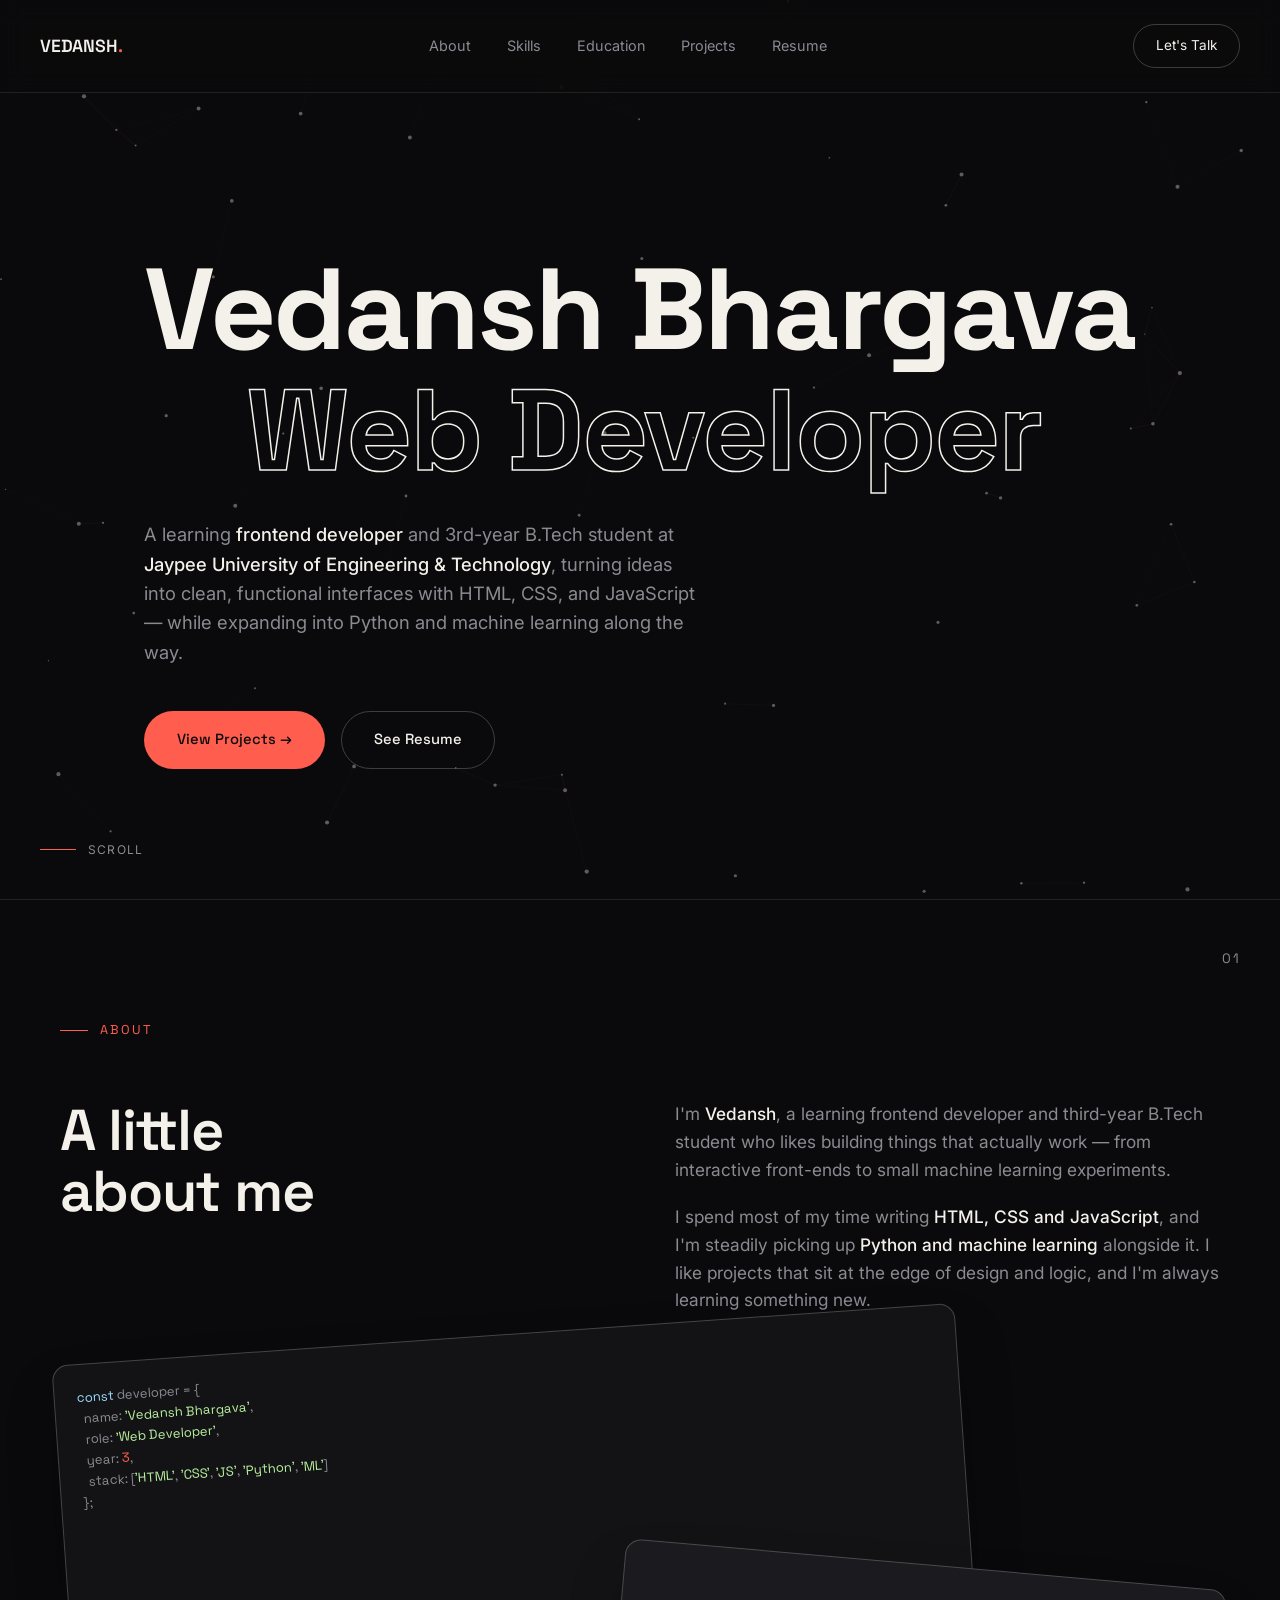
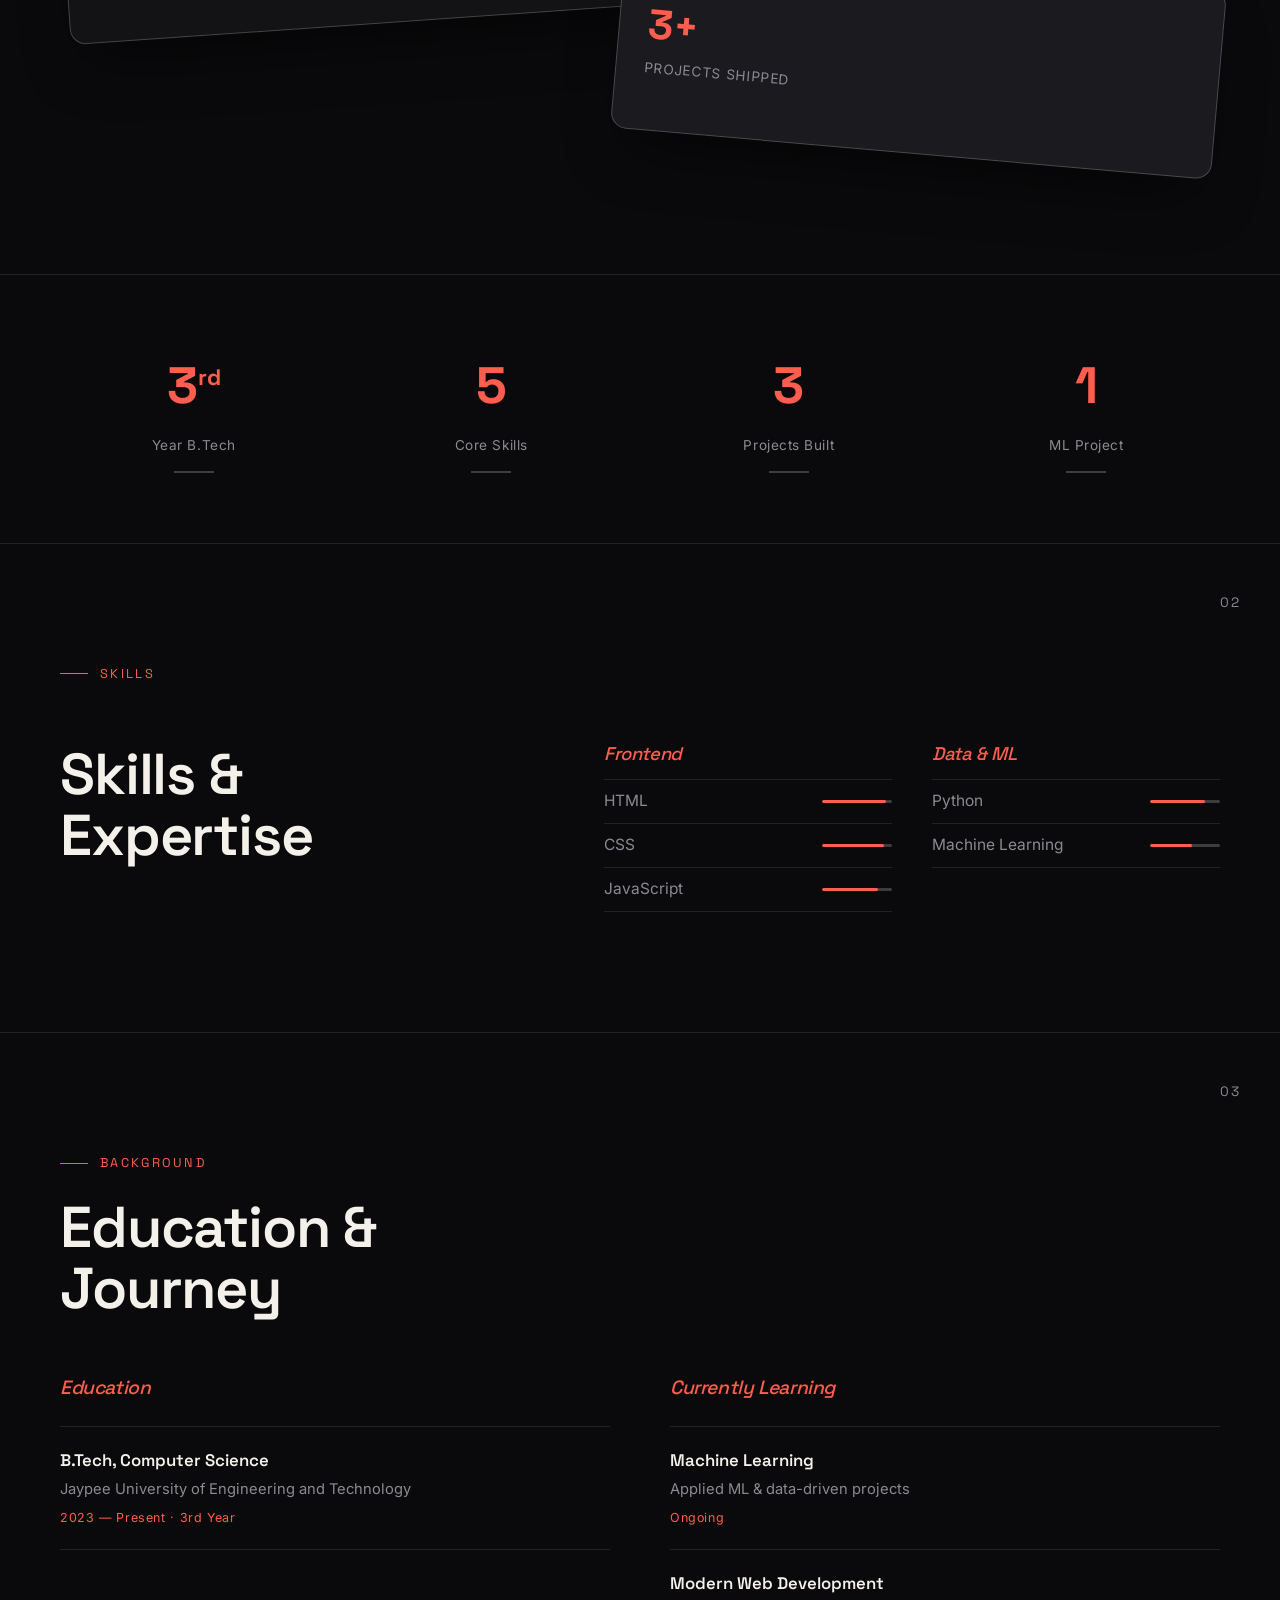
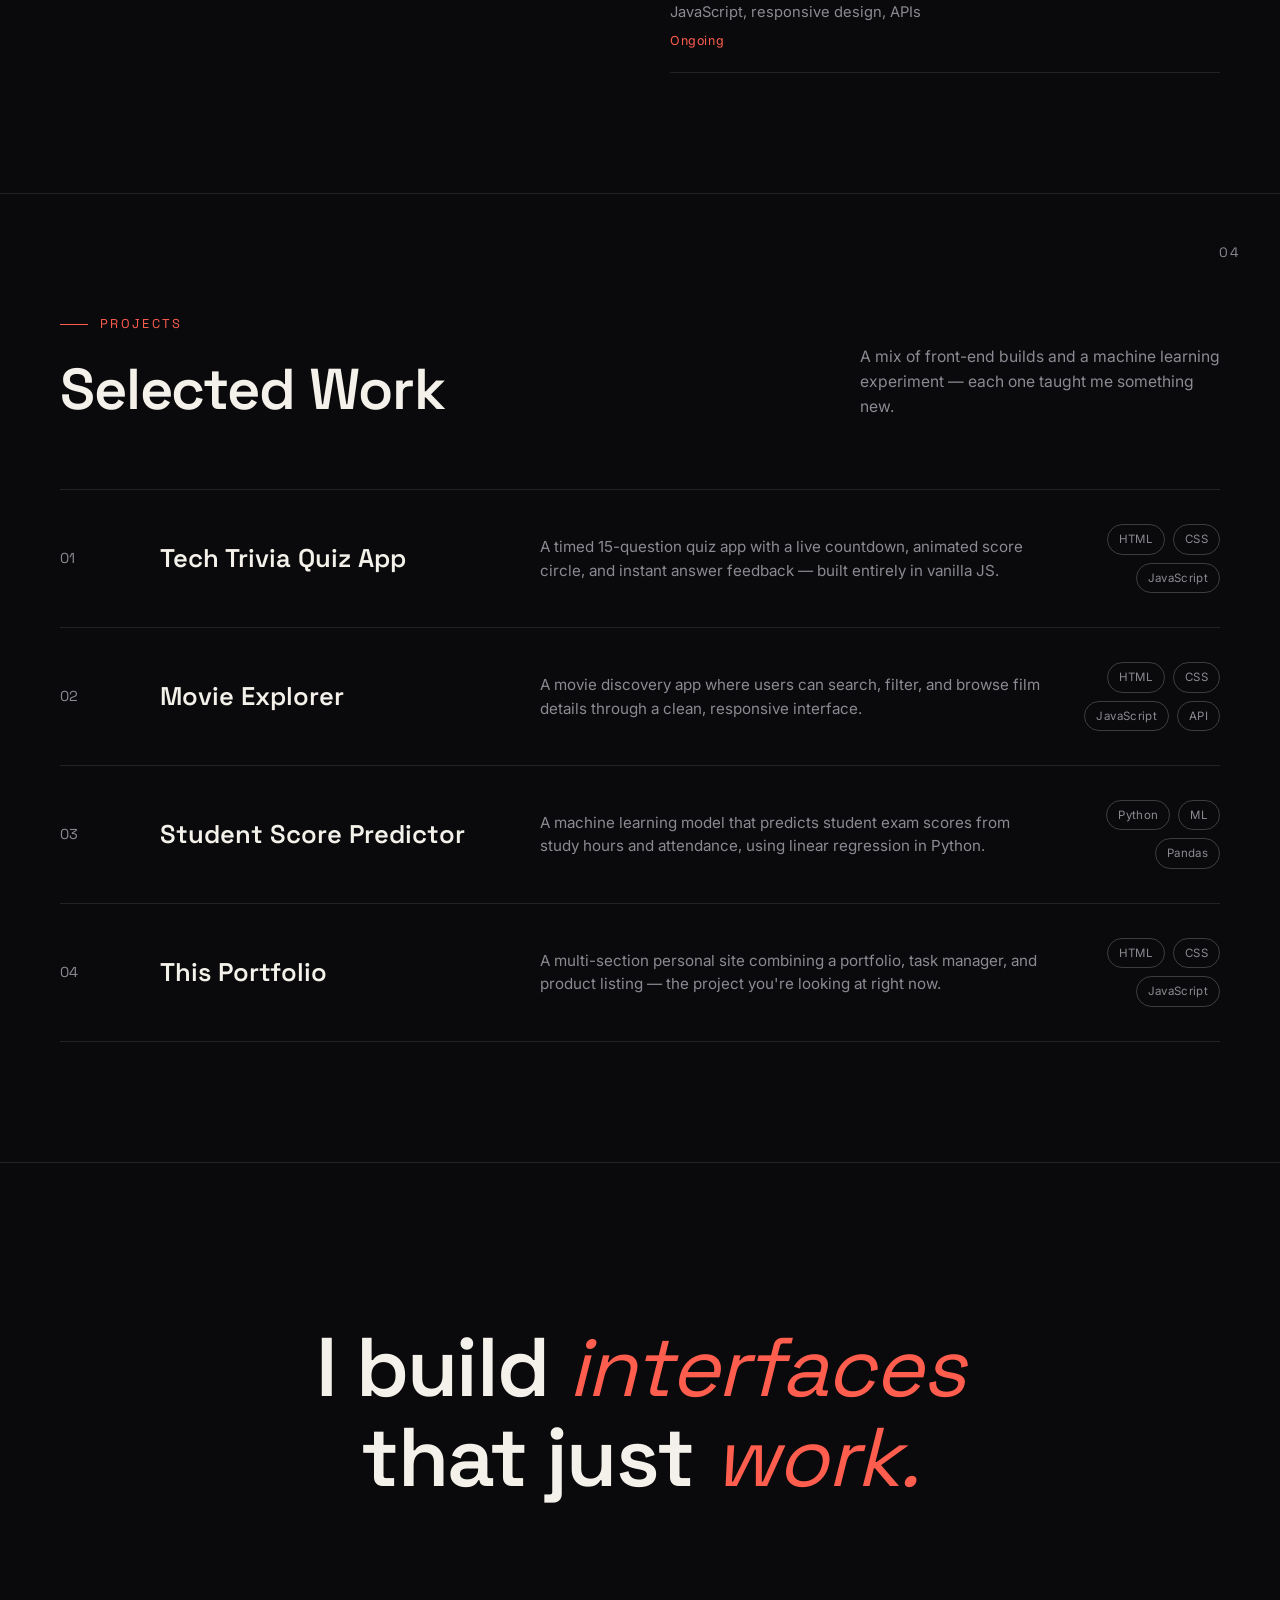
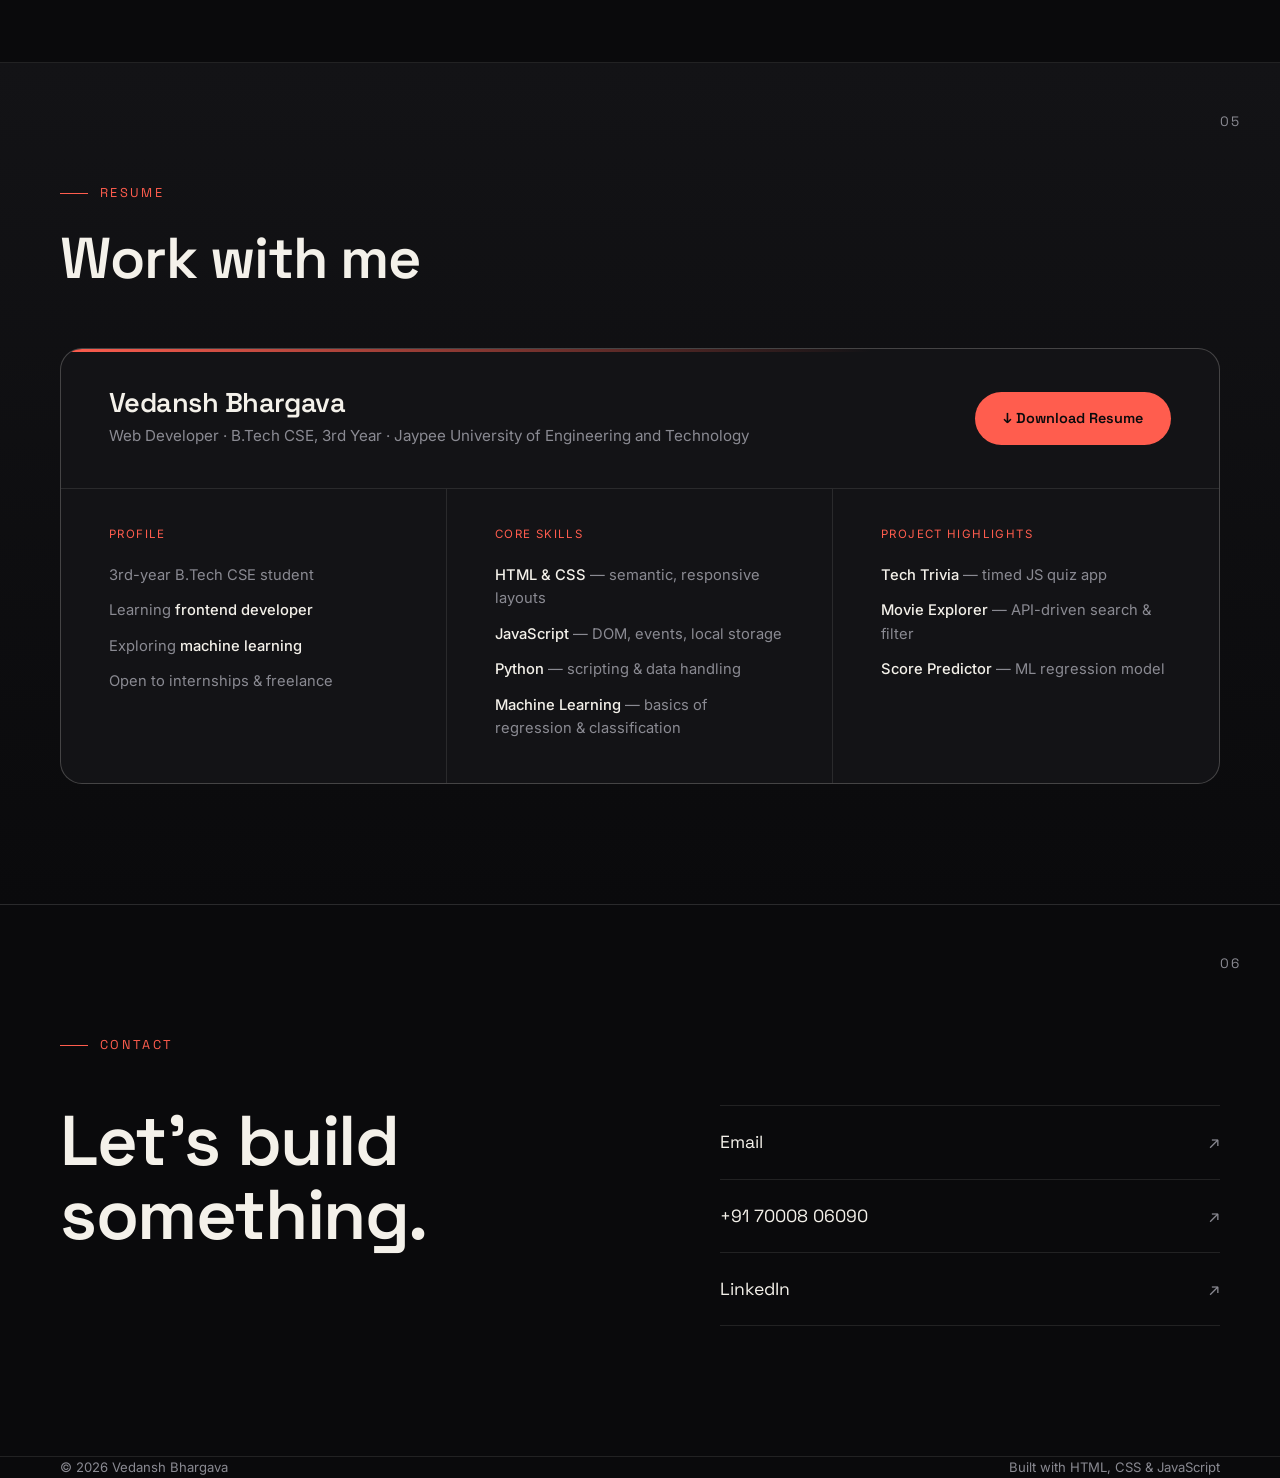
<file: task 4/index.html>
<!DOCTYPE html>
<html lang="en">
<head>
<meta charset="UTF-8">
<meta name="viewport" content="width=device-width, initial-scale=1.0">
<title>Vedansh Bhargava — Web Developer</title>
<link rel="stylesheet" href="style.css">
</head>
<body>

<nav class="nav">
  <div class="nav-logo">VEDANSH<span>.</span></div>
  <ul class="nav-links">
    <li><a href="#about">About</a></li>
    <li><a href="#skills">Skills</a></li>
    <li><a href="#experience">Education</a></li>
    <li><a href="#projects">Projects</a></li>
    <li><a href="#resume">Resume</a></li>
  </ul>
  <a href="#contact" class="nav-cta">Let's Talk</a>
</nav>

<header class="hero">
  <canvas id="particle-canvas"></canvas>
  <div class="wrap hero-content">
    <h1 class="hero-title">
      <span class="line-1">Vedansh Bhargava</span>
      <span class="line-2">Web Developer</span>
    </h1>
    <p class="hero-role">
      A learning <strong>frontend developer</strong> and 3rd-year B.Tech student at
      <strong>Jaypee University of Engineering &amp; Technology</strong>, turning ideas into
      clean, functional interfaces with HTML, CSS, and JavaScript — while expanding into
      Python and machine learning along the way.
    </p>
    <div class="hero-actions">
      <a href="#projects" class="btn btn-primary">View Projects →</a>
      <a href="#resume" class="btn btn-ghost">See Resume</a>
    </div>
  </div>
  <div class="scroll-cue"><span class="dash"></span> SCROLL</div>
</header>

<section id="about">
  <span class="section-num">01</span>
  <div class="wrap">
    <div class="eyebrow">About</div>
    <div class="about-grid">
      <div>
        <h2 class="about-title">A little<br>about me</h2>
      </div>
      <div class="about-text">
        <p>I'm <strong>Vedansh</strong>, a learning frontend developer and third-year B.Tech student who
        likes building things that actually work — from interactive front-ends to small machine
        learning experiments.</p>
        <p>I spend most of my time writing <strong>HTML, CSS and JavaScript</strong>, and I'm steadily
        picking up <strong>Python and machine learning</strong> alongside it. I like projects that sit
        at the edge of design and logic, and I'm always learning something new.</p>
      </div>
    </div>

    <div class="about-visual">
      <div class="tilt-card card-a">
        <div class="code-snippet">
<span class="key">const</span> developer = {<br>
&nbsp;&nbsp;name: <span class="str">'Vedansh Bhargava'</span>,<br>
&nbsp;&nbsp;role: <span class="str">'Web Developer'</span>,<br>
&nbsp;&nbsp;year: <span class="accent">3</span>,<br>
&nbsp;&nbsp;stack: [<span class="str">'HTML'</span>, <span class="str">'CSS'</span>, <span class="str">'JS'</span>, <span class="str">'Python'</span>, <span class="str">'ML'</span>]<br>
};
        </div>
      </div>
      <div class="tilt-card card-b">
        <div class="stat-block">
          <div class="num">3+</div>
          <div class="label">Projects Shipped</div>
        </div>
      </div>
    </div>
  </div>
</section>

<div class="stats-strip">
  <div class="wrap stats-row">
    <div class="stat-item">
      <div class="num">3<sup style="font-size:1.4rem">rd</sup></div>
      <div class="label">Year B.Tech</div>
      <div class="rule"></div>
    </div>
    <div class="stat-item">
      <div class="num">5</div>
      <div class="label">Core Skills</div>
      <div class="rule"></div>
    </div>
    <div class="stat-item">
      <div class="num">3</div>
      <div class="label">Projects Built</div>
      <div class="rule"></div>
    </div>
    <div class="stat-item">
      <div class="num">1</div>
      <div class="label">ML Project</div>
      <div class="rule"></div>
    </div>
  </div>
</div>

<section id="skills">
  <span class="section-num">02</span>
  <div class="wrap">
    <div class="eyebrow">Skills</div>
    <div class="skills-layout">
      <h2 class="skills-title">Skills &amp;<br>Expertise</h2>
      <div class="skill-groups">
        <div class="skill-group">
          <h4>Frontend</h4>
          <ul>
            <li>HTML <span class="bar"><span style="width:92%"></span></span></li>
            <li>CSS <span class="bar"><span style="width:88%"></span></span></li>
            <li>JavaScript <span class="bar"><span style="width:80%"></span></span></li>
          </ul>
        </div>
        <div class="skill-group">
          <h4>Data &amp; ML</h4>
          <ul>
            <li>Python <span class="bar"><span style="width:78%"></span></span></li>
            <li>Machine Learning <span class="bar"><span style="width:60%"></span></span></li>
          </ul>
        </div>
      </div>
    </div>
  </div>
</section>

<section id="experience">
  <span class="section-num">03</span>
  <div class="wrap">
    <div class="eyebrow">Background</div>
    <h2 class="about-title">Education &amp;<br>Journey</h2>
    <div class="exp-grid">
      <div class="exp-col">
        <h4>Education</h4>
        <div class="timeline-item">
          <div class="org">B.Tech, Computer Science</div>
          <div class="role">Jaypee University of Engineering and Technology</div>
          <div class="when">2023 — Present · 3rd Year</div>
        </div>
      </div>
      <div class="exp-col">
        <h4>Currently Learning</h4>
        <div class="timeline-item">
          <div class="org">Machine Learning</div>
          <div class="role">Applied ML &amp; data-driven projects</div>
          <div class="when">Ongoing</div>
        </div>
        <div class="timeline-item">
          <div class="org">Modern Web Development</div>
          <div class="role">JavaScript, responsive design, APIs</div>
          <div class="when">Ongoing</div>
        </div>
      </div>
    </div>
  </div>
</section>

<section id="projects">
  <span class="section-num">04</span>
  <div class="wrap">
    <div class="projects-head">
      <div>
        <div class="eyebrow">Projects</div>
        <h2>Selected Work</h2>
      </div>
      <p>A mix of front-end builds and a machine learning experiment — each one taught me something new.</p>
    </div>

    <div class="project-list">
      <div class="project-row">
        <span class="pnum">01</span>
        <span class="pname">Tech Trivia Quiz App</span>
        <span class="pdesc">A timed 15-question quiz app with a live countdown, animated score circle, and instant answer feedback — built entirely in vanilla JS.</span>
        <span class="ptags"><span>HTML</span><span>CSS</span><span>JavaScript</span></span>
      </div>
      <div class="project-row">
        <span class="pnum">02</span>
        <span class="pname">Movie Explorer</span>
        <span class="pdesc">A movie discovery app where users can search, filter, and browse film details through a clean, responsive interface.</span>
        <span class="ptags"><span>HTML</span><span>CSS</span><span>JavaScript</span><span>API</span></span>
      </div>
      <div class="project-row">
        <span class="pnum">03</span>
        <span class="pname">Student Score Predictor</span>
        <span class="pdesc">A machine learning model that predicts student exam scores from study hours and attendance, using linear regression in Python.</span>
        <span class="ptags"><span>Python</span><span>ML</span><span>Pandas</span></span>
      </div>
      <div class="project-row">
        <span class="pnum">04</span>
        <span class="pname">This Portfolio</span>
        <span class="pdesc">A multi-section personal site combining a portfolio, task manager, and product listing — the project you're looking at right now.</span>
        <span class="ptags"><span>HTML</span><span>CSS</span><span>JavaScript</span></span>
      </div>
    </div>
  </div>
</section>

<div class="statement">
  <div class="wrap">
    <h2>I build <span class="italic">interfaces</span><br>that just <span class="italic">work.</span></h2>
  </div>
</div>

<section id="resume" class="resume-section">
  <span class="section-num">05</span>
  <div class="wrap">
    <div class="eyebrow">Resume</div>
    <h2 class="about-title">Work with me</h2>

    <div class="resume-card">
      <div class="resume-top">
        <div class="who">
          <h3>Vedansh Bhargava</h3>
          <p>Web Developer · B.Tech CSE, 3rd Year · Jaypee University of Engineering and Technology</p>
        </div>
        <a href="#" id="download-resume" class="resume-download">↓ Download Resume</a>
      </div>
      <div class="resume-body">
        <div class="resume-cell">
          <div class="ceyebrow">Profile</div>
          <ul>
            <li>3rd-year B.Tech CSE student</li>
            <li>Learning <strong>frontend developer</strong></li>
            <li>Exploring <strong>machine learning</strong></li>
            <li>Open to internships &amp; freelance</li>
          </ul>
        </div>
        <div class="resume-cell">
          <div class="ceyebrow">Core Skills</div>
          <ul>
            <li><strong>HTML &amp; CSS</strong> — semantic, responsive layouts</li>
            <li><strong>JavaScript</strong> — DOM, events, local storage</li>
            <li><strong>Python</strong> — scripting &amp; data handling</li>
            <li><strong>Machine Learning</strong> — basics of regression &amp; classification</li>
          </ul>
        </div>
        <div class="resume-cell">
          <div class="ceyebrow">Project Highlights</div>
          <ul>
            <li><strong>Tech Trivia</strong> — timed JS quiz app</li>
            <li><strong>Movie Explorer</strong> — API-driven search &amp; filter</li>
            <li><strong>Score Predictor</strong> — ML regression model</li>
          </ul>
        </div>
      </div>
    </div>
  </div>
</section>

<section id="contact" class="contact">
  <span class="section-num">06</span>
  <div class="wrap">
    <div class="eyebrow">Contact</div>
    <div class="contact-grid">
      <h2>Let's build<br>something.</h2>
      <div class="contact-links">
        <a href="mailto:vedansh2003bhargava@gmail.com" class="contact-link">Email <span class="arrow">↗</span></a>
        <a href="tel:+917000806090" class="contact-link">+91 70008 06090 <span class="arrow">↗</span></a>
        <a href="https://www.linkedin.com/in/vedansh-bhargava-414056378/" target="_blank" class="contact-link">LinkedIn <span class="arrow">↗</span></a>
      </div>
    </div>
  </div>
</section>

<footer class="wrap">
  <span>© 2026 Vedansh Bhargava</span>
  <span>Built with HTML, CSS &amp; JavaScript</span>
</footer>

<script src="script.js"></script>
</body>
</html>
</file>
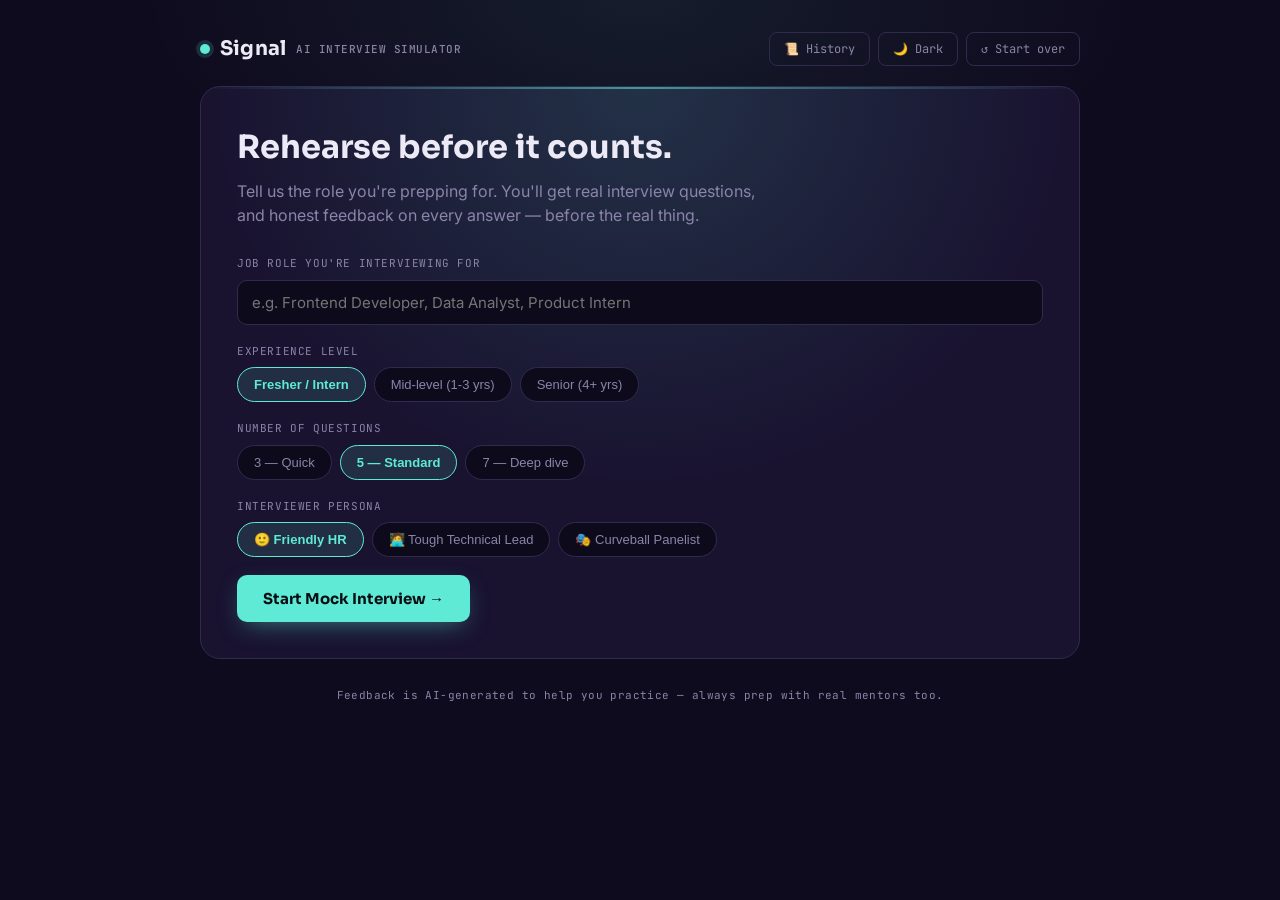
<file: task 5/index.html>
<!DOCTYPE html>
<html lang="en">
<head>
<meta charset="UTF-8">
<meta name="viewport" content="width=device-width, initial-scale=1.0">
<title>Signal — AI Interview Prep Simulator</title>
<meta name="description" content="Practice job interviews with AI-generated questions and instant feedback on every answer.">
<link rel="preconnect" href="https://fonts.googleapis.com">
<link rel="preconnect" href="https://fonts.gstatic.com" crossorigin>
<link href="https://fonts.googleapis.com/css2?family=Sora:wght@500;600;700&family=Inter:wght@400;500;600&family=JetBrains+Mono:wght@500&display=swap" rel="stylesheet">
<link rel="stylesheet" href="style.css">
</head>
<body>
<div class="app">
  <div class="app-header">
    <div class="brand"><span class="dot"></span>Signal <small>AI INTERVIEW SIMULATOR</small></div>
    <div class="header-actions">
      <button class="reset-btn" id="historyBtn">📜 History</button>
      <button class="reset-btn" id="themeToggleBtn">🌙 Dark</button>
      <button class="reset-btn" id="resetBtn">↺ Start over</button>
    </div>
  </div>

  <div class="stage setup" id="setupScreen">
    <h1>Rehearse before it counts.</h1>
    <p class="sub">Tell us the role you're prepping for. You'll get real interview questions, and honest feedback on every answer — before the real thing.</p>
    <div class="field">
      <label for="roleInput">Job role you're interviewing for</label>
      <input type="text" id="roleInput" placeholder="e.g. Frontend Developer, Data Analyst, Product Intern" />
    </div>
    <div class="field">
      <label>Experience level</label>
      <div class="chip-row" id="levelChips">
        <button class="chip active" data-level="Fresher / Intern">Fresher / Intern</button>
        <button class="chip" data-level="Mid-level (1-3 yrs)">Mid-level (1-3 yrs)</button>
        <button class="chip" data-level="Senior (4+ yrs)">Senior (4+ yrs)</button>
      </div>
    </div>
    <div class="field">
      <label>Number of questions</label>
      <div class="chip-row" id="countChips">
        <button class="chip" data-count="3">3 — Quick</button>
        <button class="chip active" data-count="5">5 — Standard</button>
        <button class="chip" data-count="7">7 — Deep dive</button>
      </div>
    </div>
    <div class="field">
      <label>Interviewer persona</label>
      <div class="chip-row" id="personaChips">
        <button class="chip active" data-persona="Friendly HR">🙂 Friendly HR</button>
        <button class="chip" data-persona="Tough Technical Lead">🧑‍💻 Tough Technical Lead</button>
        <button class="chip" data-persona="Curveball Panelist">🎭 Curveball Panelist</button>
      </div>
    </div>
    <button class="primary-btn" id="startBtn">Start Mock Interview →</button>
    <div id="setupError"></div>
  </div>
  
  <div class="stage hidden" id="loadingScreen">
    <div class="loading-state">
      <div class="spinner"></div>
      <div id="loadingText">Preparing your questions…</div>
      <div class="loading-tip" id="loadingTip"></div>
    </div>
  </div>
  
  <div class="stage hidden" id="interviewScreen">
    <div class="rail" id="progressRail"></div>
    <div class="q-meta">
      <span class="q-count" id="qCount">Question 1</span>
      <span class="q-role-tag" id="qRoleTag">Role</span>
    </div>
    <div class="question-card">
      <h2 id="questionText">—</h2>
    </div>
    <textarea id="answerInput" placeholder="Type your answer here, like you'd say it out loud…"></textarea>
    <div class="answer-footer">
      <span class="word-count" id="wordCount">0 words</span>
      <div class="footer-right">
        <span class="rec-indicator" id="recIndicator">
          <span class="wave-bars" id="waveBars">
            <span></span><span></span><span></span><span></span><span></span>
          </span>
          capturing response
        </span>
        <button class="mic-btn" id="micBtn" type="button" title="Speak your answer">🎤</button>
        <button class="primary-btn" id="submitAnswerBtn">Submit Answer →</button>
      </div>
    </div>
    <div class="confidence-row">
      <span class="confidence-label">How confident do you feel about this answer?</span>
      <div class="confidence-chips" id="confidenceChips">
        <button class="conf-chip" data-conf="1" type="button">1</button>
        <button class="conf-chip" data-conf="2" type="button">2</button>
        <button class="conf-chip" data-conf="3" type="button">3</button>
        <button class="conf-chip" data-conf="4" type="button">4</button>
        <button class="conf-chip" data-conf="5" type="button">5</button>
      </div>
    </div>
    <div id="interviewError"></div>
    <div class="feedback-card hidden" id="feedbackCard">
      <div class="score-row">
        <div class="score-ring"><span id="scoreValue">–</span></div>
        <div>
          <div class="score-label">Answer Score</div>
          <div class="score-outof">out of 10</div>
        </div>
      </div>
      <div class="fb-grid">
        <div class="fb-col strengths">
          <h4>What worked</h4>
          <ul id="strengthsList"></ul>
        </div>
        <div class="fb-col improve">
          <h4>Sharpen this</h4>
          <ul id="improvementsList"></ul>
        </div>
      </div>
      <div class="tip-box"><b>Try rephrasing like</b><span id="tipText"></span></div>
      <div class="next-btn-row">
        <button class="primary-btn" id="nextBtn">Next Question →</button>
      </div>
    </div>
  </div>
  
  <div class="stage hidden" id="summaryScreen">
    <div class="summary-hero">
      <div class="summary-score"><span id="avgScore">–</span><span>/10 average</span></div>
      <p id="summaryLine">Here's how the full interview went.</p>
    </div>
    <div id="breakdownList" class="breakdown-list"></div>
    <div class="summary-actions">
      <button class="ghost-btn" id="printBtn">🖨 Print / Save report</button>
      <button class="primary-btn" id="retryBtn">Practice Again →</button>
    </div>
  </div>
  
  <div class="stage hidden" id="historyScreen">
    <div class="history-header">
      <h1 class="history-title">Past Attempts</h1>
      <button class="ghost-btn" id="clearHistoryBtn">🗑 Clear History</button>
    </div>
    <div id="historyList" class="history-list"></div>
    <div class="summary-actions">
      <button class="ghost-btn" id="historyBackBtn">← Back</button>
    </div>
  </div>
  <footer class="foot">Feedback is AI-generated to help you practice — always prep with real mentors too.</footer>
</div>
<script src="script.js" defer></script>
</body>
</html>
</file>
<file: task 4/style.css>
@import url('https://fonts.googleapis.com/css2?family=Space+Grotesk:wght@300;400;500;600;700&family=Inter:wght@300;400;500;600&display=swap');

:root {
  --bg: #0a0a0c;
  --surface: #131316;
  --surface-2: #1a1a1f;
  --line: rgba(244, 241, 234, 0.1);
  --line-strong: rgba(244, 241, 234, 0.22);
  --text: #f4f1ea;
  --muted: #8a8a92;
  --accent: #ff5d4e;
  --accent-dim: rgba(255, 93, 78, 0.15);
  --display: 'Space Grotesk', sans-serif;
  --body: 'Inter', sans-serif;
}

* { box-sizing: border-box; margin: 0; padding: 0; }

html { scroll-behavior: smooth; }

body {
  background: var(--bg);
  color: var(--text);
  font-family: var(--body);
  overflow-x: hidden;
  line-height: 1.6;
}

a { color: inherit; text-decoration: none; }
ul { list-style: none; }
img { max-width: 100%; display: block; }

::selection { background: var(--accent); color: var(--bg); }

a:focus-visible, button:focus-visible, input:focus-visible {
  outline: 2px solid var(--accent);
  outline-offset: 3px;
}

.wrap {
  max-width: 1240px;
  margin: 0 auto;
  padding: 0 40px;
}

.eyebrow {
  font-family: var(--display);
  font-size: 0.8rem;
  letter-spacing: 0.18em;
  color: var(--accent);
  text-transform: uppercase;
  display: flex;
  align-items: center;
  gap: 12px;
  margin-bottom: 24px;
}

.eyebrow::before {
  content: '';
  width: 28px;
  height: 1px;
  background: var(--accent);
}

.section-num {
  position: absolute;
  top: 48px;
  right: 40px;
  font-family: var(--display);
  font-size: 0.85rem;
  color: var(--muted);
  letter-spacing: 0.1em;
}

section {
  position: relative;
  padding: 120px 0;
  border-bottom: 1px solid var(--line);
}

h1, h2, h3, h4 {
  font-family: var(--display);
  font-weight: 600;
  letter-spacing: -0.02em;
  line-height: 1.05;
}

.nav {
  position: fixed;
  top: 0; left: 0; right: 0;
  z-index: 100;
  display: flex;
  justify-content: space-between;
  align-items: center;
  padding: 24px 40px;
  background: rgba(10, 10, 12, 0.7);
  backdrop-filter: blur(12px);
  border-bottom: 1px solid var(--line);
}

.nav-logo {
  font-family: var(--display);
  font-weight: 600;
  font-size: 1.1rem;
  letter-spacing: -0.01em;
}

.nav-logo span { color: var(--accent); }

.nav-links {
  display: flex;
  gap: 36px;
  font-size: 0.9rem;
  color: var(--muted);
}

.nav-links a { transition: color 0.25s ease; position: relative; }
.nav-links a:hover { color: var(--text); }

.nav-cta {
  border: 1px solid var(--line-strong);
  padding: 10px 22px;
  border-radius: 100px;
  font-size: 0.85rem;
  transition: all 0.25s ease;
}
.nav-cta:hover { background: var(--accent); border-color: var(--accent); color: var(--bg); }

.nav-toggle { display: none; }

.hero {
  min-height: 100vh;
  display: flex;
  flex-direction: column;
  justify-content: center;
  padding-top: 120px;
  position: relative;
  border-bottom: 1px solid var(--line);
  overflow: hidden;
}

#particle-canvas {
  position: absolute;
  inset: 0;
  width: 100%;
  height: 100%;
  z-index: 0;
  opacity: 0.65;
}

.hero-content {
  position: relative;
  z-index: 2;
}

.hero-title {
  font-size: clamp(3.2rem, 9vw, 7.5rem);
  font-weight: 700;
  display: flex;
  flex-direction: column;
}

.hero-title .line-2 {
  color: transparent;
  -webkit-text-stroke: 1.5px var(--text);
  margin-left: clamp(20px, 8vw, 140px);
}

.hero-role {
  font-family: var(--body);
  font-size: 1.15rem;
  color: var(--muted);
  margin-top: 28px;
  max-width: 560px;
}

.hero-role strong { color: var(--text); font-weight: 500; }

.hero-actions {
  display: flex;
  gap: 16px;
  margin-top: 44px;
  flex-wrap: wrap;
}

.btn {
  font-family: var(--display);
  font-size: 0.92rem;
  font-weight: 500;
  padding: 16px 32px;
  border-radius: 100px;
  cursor: pointer;
  border: 1px solid transparent;
  transition: all 0.3s cubic-bezier(.2,.8,.2,1);
  display: inline-flex;
  align-items: center;
  gap: 8px;
}

.btn-primary {
  background: var(--accent);
  color: #0a0a0c;
  box-shadow: 0 0 0 0 rgba(255, 93, 78, 0.5);
}
.btn-primary:hover {
  transform: translateY(-3px);
  box-shadow: 0 12px 28px -8px rgba(255, 93, 78, 0.55);
}

.btn-ghost {
  border-color: var(--line-strong);
  color: var(--text);
}
.btn-ghost:hover {
  border-color: var(--text);
  transform: translateY(-3px);
}

.scroll-cue {
  position: absolute;
  bottom: 40px;
  left: 40px;
  display: flex;
  align-items: center;
  gap: 12px;
  font-size: 0.75rem;
  color: var(--muted);
  letter-spacing: 0.1em;
  z-index: 2;
}

.scroll-cue .dash {
  width: 36px; height: 1px;
  background: var(--muted);
  position: relative;
  overflow: hidden;
}
.scroll-cue .dash::after {
  content: '';
  position: absolute; inset: 0;
  background: var(--accent);
  animation: dash-fill 1.8s ease-in-out infinite;
}
@keyframes dash-fill {
  0% { transform: translateX(-100%); }
  50% { transform: translateX(0); }
  100% { transform: translateX(100%); }
}

.about-grid {
  display: grid;
  grid-template-columns: 1fr 1fr;
  gap: 70px;
  align-items: start;
  margin-top: 60px;
}

.about-title {
  font-size: clamp(2.4rem, 5vw, 3.6rem);
}

.about-text p {
  font-size: 1.08rem;
  color: var(--muted);
  margin-bottom: 20px;
}
.about-text strong { color: var(--text); font-weight: 500; }

.about-visual {
  position: relative;
  height: 420px;
}

.tilt-card {
  position: absolute;
  border-radius: 16px;
  border: 1px solid var(--line-strong);
  background: var(--surface);
  overflow: hidden;
  box-shadow: 0 30px 60px -20px rgba(0,0,0,0.6);
  transition: transform 0.4s cubic-bezier(.2,.8,.2,1);
}

.tilt-card.card-a {
  width: 78%;
  height: 280px;
  top: 0; left: 0;
  transform: rotate(-4deg);
  z-index: 2;
}
.tilt-card.card-b {
  width: 52%;
  height: 190px;
  bottom: 0; right: 0;
  transform: rotate(5deg);
  z-index: 3;
  background: var(--surface-2);
}

.tilt-card:hover { transform: rotate(0deg) scale(1.03); }

.code-snippet {
  padding: 22px;
  font-family: 'Space Grotesk', monospace;
  font-size: 0.82rem;
  color: var(--muted);
  height: 100%;
}
.code-snippet .accent { color: var(--accent); }
.code-snippet .key { color: #9bdcff; }
.code-snippet .str { color: #b9f29f; }

.stat-block {
  padding: 28px;
  display: flex;
  flex-direction: column;
  justify-content: center;
  height: 100%;
}
.stat-block .num {
  font-family: var(--display);
  font-size: 2.6rem;
  color: var(--accent);
  font-weight: 700;
}
.stat-block .label {
  color: var(--muted);
  font-size: 0.85rem;
  letter-spacing: 0.05em;
  text-transform: uppercase;
}

.stats-strip {
  padding: 70px 0;
  border-bottom: 1px solid var(--line);
}
.stats-row {
  display: grid;
  grid-template-columns: repeat(4, 1fr);
  gap: 30px;
  text-align: center;
}
.stat-item .num {
  font-family: var(--display);
  font-size: clamp(2.2rem, 4vw, 3.2rem);
  font-weight: 700;
  color: var(--accent);
}
.stat-item .label {
  color: var(--muted);
  font-size: 0.85rem;
  margin-top: 8px;
  letter-spacing: 0.04em;
}
.stat-item .rule {
  width: 40px; height: 2px;
  background: var(--line-strong);
  margin: 14px auto 0;
}

.skills-layout {
  display: grid;
  grid-template-columns: 1fr 1.3fr;
  gap: 70px;
  margin-top: 60px;
}

.skills-title { font-size: clamp(2.4rem, 5vw, 3.6rem); }

.skill-groups {
  display: grid;
  grid-template-columns: 1fr 1fr;
  gap: 40px;
}

.skill-group h4 {
  font-family: 'Space Grotesk', serif;
  font-style: italic;
  font-size: 1.15rem;
  font-weight: 500;
  margin-bottom: 16px;
  color: var(--accent);
}

.skill-group li {
  color: var(--muted);
  padding: 9px 0;
  border-top: 1px solid var(--line);
  font-size: 0.97rem;
  display: flex;
  justify-content: space-between;
  align-items: center;
}
.skill-group li:last-child { border-bottom: 1px solid var(--line); }
.skill-group .bar {
  width: 70px;
  height: 3px;
  background: var(--line-strong);
  position: relative;
  border-radius: 3px;
  overflow: hidden;
}
.skill-group .bar span {
  position: absolute; left: 0; top: 0; bottom: 0;
  background: var(--accent);
  border-radius: 3px;
}

.exp-grid {
  display: grid;
  grid-template-columns: 1fr 1fr;
  gap: 60px;
  margin-top: 60px;
}

.exp-col h4 {
  font-family: 'Space Grotesk', serif;
  font-style: italic;
  font-size: 1.2rem;
  color: var(--accent);
  margin-bottom: 28px;
  font-weight: 500;
}

.timeline-item {
  padding: 20px 0;
  border-top: 1px solid var(--line);
}
.timeline-item:last-child { border-bottom: 1px solid var(--line); }

.timeline-item .org {
  font-family: var(--display);
  font-size: 1.05rem;
  font-weight: 600;
}
.timeline-item .role {
  color: var(--muted);
  font-size: 0.92rem;
  margin-top: 4px;
}
.timeline-item .when {
  color: var(--accent);
  font-size: 0.78rem;
  letter-spacing: 0.05em;
  margin-top: 6px;
  display: inline-block;
}

.projects-head {
  display: flex;
  justify-content: space-between;
  align-items: flex-end;
  margin-bottom: 70px;
  flex-wrap: wrap;
  gap: 20px;
}

.projects-head h2 { font-size: clamp(2.4rem, 5vw, 3.6rem); }
.projects-head p { color: var(--muted); max-width: 360px; font-size: 0.98rem; }

.project-list {
  display: flex;
  flex-direction: column;
}

.project-row {
  display: grid;
  grid-template-columns: 70px 1.1fr 1.6fr 140px;
  align-items: center;
  gap: 30px;
  padding: 34px 0;
  border-top: 1px solid var(--line);
  transition: padding 0.35s ease;
  cursor: pointer;
}
.project-list .project-row:last-child { border-bottom: 1px solid var(--line); }

.project-row .pnum {
  font-family: var(--display);
  color: var(--muted);
  font-size: 0.9rem;
}

.project-row .pname {
  font-family: var(--display);
  font-size: 1.6rem;
  font-weight: 600;
  transition: color 0.3s ease;
}

.project-row .pdesc {
  color: var(--muted);
  font-size: 0.95rem;
  line-height: 1.55;
}

.project-row .ptags {
  display: flex;
  flex-wrap: wrap;
  gap: 8px;
  justify-content: flex-end;
}
.project-row .ptags span {
  font-size: 0.72rem;
  padding: 5px 11px;
  border: 1px solid var(--line-strong);
  border-radius: 100px;
  color: var(--muted);
  letter-spacing: 0.03em;
}

.project-row:hover {
  padding-left: 14px;
  padding-right: 14px;
  background: var(--surface);
  border-radius: 10px;
}
.project-row:hover .pname { color: var(--accent); }

.statement {
  padding: 160px 0;
  text-align: center;
  border-bottom: 1px solid var(--line);
}
.statement h2 {
  font-size: clamp(2.4rem, 6.5vw, 5.2rem);
  line-height: 1.08;
}
.statement .italic {
  font-style: italic;
  font-weight: 400;
  font-family: 'Space Grotesk', serif;
  color: var(--accent);
}

.resume-section {
  background: linear-gradient(180deg, var(--surface) 0%, var(--bg) 100%);
}

.resume-card {
  margin-top: 60px;
  border: 1px solid var(--line-strong);
  border-radius: 22px;
  background: var(--surface);
  overflow: hidden;
  position: relative;
}

.resume-card::before {
  content: '';
  position: absolute;
  top: 0; left: 0; right: 0;
  height: 3px;
  background: linear-gradient(90deg, var(--accent), transparent 70%);
}

.resume-top {
  display: flex;
  justify-content: space-between;
  align-items: center;
  padding: 40px 48px;
  border-bottom: 1px solid var(--line);
  flex-wrap: wrap;
  gap: 24px;
}

.resume-top .who h3 {
  font-size: 1.7rem;
}
.resume-top .who p {
  color: var(--muted);
  font-size: 0.95rem;
  margin-top: 6px;
}

.resume-download {
  display: inline-flex;
  align-items: center;
  gap: 10px;
  background: var(--accent);
  color: var(--bg);
  font-family: var(--display);
  font-weight: 600;
  font-size: 0.9rem;
  padding: 15px 28px;
  border-radius: 100px;
  transition: transform 0.3s ease, box-shadow 0.3s ease;
  white-space: nowrap;
}
.resume-download:hover {
  transform: translateY(-3px);
  box-shadow: 0 14px 30px -10px rgba(255,93,78,0.6);
}

.resume-body {
  display: grid;
  grid-template-columns: repeat(3, 1fr);
}

.resume-cell {
  padding: 36px 48px;
  border-right: 1px solid var(--line);
}
.resume-cell:last-child { border-right: none; }

.resume-cell .ceyebrow {
  font-size: 0.72rem;
  letter-spacing: 0.12em;
  color: var(--accent);
  text-transform: uppercase;
  margin-bottom: 14px;
}

.resume-cell ul li {
  color: var(--muted);
  font-size: 0.92rem;
  padding: 6px 0;
}
.resume-cell ul li strong { color: var(--text); font-weight: 500; }

.contact {
  padding: 130px 0;
}

.contact-grid {
  display: grid;
  grid-template-columns: 1.2fr 1fr;
  gap: 60px;
  margin-top: 50px;
  align-items: start;
}

.contact h2 { font-size: clamp(2.4rem, 6vw, 4.4rem); }

.contact-links {
  display: flex;
  flex-direction: column;
}
.contact-link {
  display: flex;
  justify-content: space-between;
  align-items: center;
  padding: 22px 0;
  border-top: 1px solid var(--line);
  font-family: var(--display);
  font-size: 1.1rem;
  transition: padding 0.3s ease, color 0.3s ease;
}
.contact-links a.contact-link:last-child { border-bottom: 1px solid var(--line); }
.contact-link:hover {
  color: var(--accent);
  padding-left: 10px;
}
.contact-link .arrow { color: var(--muted); transition: transform 0.3s ease; }
.contact-link:hover .arrow { transform: translate(4px, -4px); color: var(--accent); }

footer {
  padding: 36px 0;
  display: flex;
  justify-content: space-between;
  color: var(--muted);
  font-size: 0.82rem;
}

@media (max-width: 900px) {
  .wrap { padding: 0 24px; }
  section { padding: 90px 0; }
  .nav { padding: 18px 24px; }
  .nav-links { display: none; }
  .about-grid, .skills-layout, .exp-grid, .contact-grid { grid-template-columns: 1fr; }
  .skill-groups { grid-template-columns: 1fr; }
  .stats-row { grid-template-columns: repeat(2, 1fr); }
  .project-row { grid-template-columns: 1fr; gap: 10px; }
  .project-row .ptags { justify-content: flex-start; }
  .resume-body { grid-template-columns: 1fr; }
  .resume-cell { border-right: none; border-bottom: 1px solid var(--line); }
  .about-visual { height: 320px; }
  .hero-title { font-size: clamp(2.4rem, 11vw, 4rem); }
}
</file>
<file: task 5/style.css>
:root{
  --bg:#0F0B1E;
  --card:#191330;
  --card-border:#322A4D;
  --amber:#5EEAD4;       
  --amber-dim:#2F6E64;
  --coral:#FB7185;       
  --green:#34D399;
  --red:#FB7185;
  --text:#EDEAF7;
  --muted:#8B84A8;
  --input-bg:#0D0A1C;
  --stage-glow:94,234,212;
  --font-display:'Sora', sans-serif;
  --font-body:'Inter', sans-serif;
  --font-mono:'JetBrains Mono', monospace;
} 
html[data-theme="light"]{
  --bg:#F5F3FA;
  --card:#FFFFFF;
  --card-border:#E1DCEF;
  --amber:#0E9C8C;        
  --amber-dim:#BFEAE4;
  --coral:#E11D48;
  --green:#0F9D6E;
  --red:#E11D48;
  --text:#1B1430;
  --muted:#6B6480;
  --input-bg:#F0EDF7;
  --stage-glow:14,156,140;
}
*{box-sizing:border-box;}
html,body{margin:0;padding:0;}
body{
  background:radial-gradient(ellipse 60% 40% at 50% 0%, rgba(var(--stage-glow),0.08), transparent 65%), var(--bg);
  color:var(--text);
  font-family:var(--font-body);
  min-height:100vh;
  display:flex;
  align-items:flex-start;
  justify-content:center;
  padding:32px 20px 60px;
  line-height:1.5;
  transition:background-color .25s ease, color .25s ease;
}
@media (prefers-reduced-motion: reduce){
  *{animation:none !important; transition:none !important;}
}
.app{
  width:100%;
  max-width:880px;
  display:flex;
  flex-direction:column;
  gap:20px;
}
.app-header{
  display:flex;
  align-items:center;
  justify-content:space-between;
  gap:12px;
  flex-wrap:wrap;
}
.brand{
  display:flex;
  align-items:center;
  gap:10px;
  font-family:var(--font-display);
  font-weight:700;
  font-size:20px;
  letter-spacing:0.2px;
}
.brand .dot{
  width:10px;height:10px;border-radius:50%;
  background:var(--amber);
  box-shadow:0 0 0 4px rgba(var(--stage-glow),0.15);
}
.brand small{
  font-family:var(--font-mono);
  color:var(--muted);
  font-weight:500;
  font-size:11px;
  letter-spacing:0.5px;
}
.reset-btn{
  background:transparent;
  border:1px solid var(--card-border);
  color:var(--muted);
  font-family:var(--font-mono);
  font-size:12px;
  padding:8px 14px;
  border-radius:8px;
  cursor:pointer;
  transition:border-color .15s, color .15s;
}
.reset-btn:hover{border-color:var(--amber-dim); color:var(--amber);}
.reset-btn:focus-visible{outline:2px solid var(--amber); outline-offset:2px;}
.header-actions{ display:flex; gap:8px; flex-wrap:wrap; }
.stage{
  position:relative;
  border-radius:20px;
  background:radial-gradient(ellipse 70% 100% at 50% 0%, rgba(var(--stage-glow),0.14), transparent 70%), var(--card);
  border:1px solid var(--card-border);
  padding:36px;
  overflow:hidden;
}
.stage::before{
  content:'';
  position:absolute;
  top:0; left:0; right:0;
  height:2px;
  background:linear-gradient(90deg, transparent, var(--amber), transparent);
  opacity:0.55;
  animation:console-sweep 4s ease-in-out infinite;
  pointer-events:none;
}
@keyframes console-sweep{
  0%,100%{opacity:0.35;}
  50%{opacity:0.8;}
}
.setup h1{
  font-family:var(--font-display);
  font-size:clamp(24px,4vw,32px);
  margin:0 0 8px;
  position:relative;
}
.setup p.sub{
  color:var(--muted);
  margin:0 0 28px;
  max-width:52ch;
  position:relative;
}
.field{ margin-bottom:18px; position:relative; }
.field label{
  display:block;
  font-family:var(--font-mono);
  font-size:11px;
  letter-spacing:0.6px;
  text-transform:uppercase;
  color:var(--muted);
  margin-bottom:8px;
}
.field input[type="text"]{
  width:100%;
  background:var(--input-bg);
  border:1px solid var(--card-border);
  color:var(--text);
  font-family:var(--font-body);
  font-size:15px;
  padding:12px 14px;
  border-radius:10px;
  transition:border-color .15s;
}
.field input[type="text"]:focus, .field input[type="text"]:focus-visible{
  outline:none;
  border-color:var(--amber);
}
.chip-row{ display:flex; gap:8px; flex-wrap:wrap; }
.chip{
  background:var(--input-bg);
  border:1px solid var(--card-border);
  color:var(--muted);
  padding:9px 16px;
  border-radius:999px;
  font-size:13px;
  cursor:pointer;
  transition:all .15s;
}
.chip.active{
  background:rgba(var(--stage-glow),0.12);
  border-color:var(--amber);
  color:var(--amber);
  font-weight:600;
}
.chip:focus-visible{outline:2px solid var(--amber); outline-offset:2px;}
.primary-btn{
  background:var(--amber);
  color:#0A0E14;
  border:none;
  font-family:var(--font-display);
  font-weight:700;
  font-size:15px;
  padding:14px 26px;
  border-radius:10px;
  cursor:pointer;
  transition:transform .12s, box-shadow .12s, opacity .12s;
  box-shadow:0 8px 24px -8px rgba(var(--stage-glow),0.5);
}
.primary-btn:hover:not(:disabled){transform:translateY(-1px);}
.primary-btn:focus-visible{outline:2px solid var(--text); outline-offset:3px;}
.primary-btn:disabled{opacity:0.45; cursor:not-allowed; box-shadow:none;}
.ghost-btn{
  background:transparent;
  border:1px solid var(--card-border);
  color:var(--text);
  font-family:var(--font-body);
  font-weight:600;
  font-size:14px;
  padding:12px 20px;
  border-radius:10px;
  cursor:pointer;
  transition:border-color .15s;
}
.ghost-btn:hover{border-color:var(--amber-dim);}
.ghost-btn:focus-visible{outline:2px solid var(--amber); outline-offset:2px;}
.rail{ display:flex; gap:6px; margin-bottom:24px; position:relative; }
.rail .pip{ flex:1; height:4px; border-radius:2px; background:var(--card-border); overflow:hidden; }
.rail .pip span{ display:block; height:100%; width:0%; background:var(--amber); transition:width .4s ease; }
.rail .pip.done span{ width:100%; }
.rail .pip.current span{ width:60%; animation:flicker 1.4s ease-in-out infinite; }
@keyframes flicker{0%,100%{opacity:1;} 50%{opacity:0.55;}}
.q-meta{
  display:flex;
  justify-content:space-between;
  align-items:center;
  margin-bottom:14px;
  position:relative;
}
.q-count{ font-family:var(--font-mono); font-size:12px; color:var(--muted); letter-spacing:0.5px; }
.q-role-tag{
  font-family:var(--font-mono);
  font-size:11px;
  color:var(--amber);
  background:rgba(var(--stage-glow),0.1);
  padding:4px 10px;
  border-radius:6px;
}
.question-card{ position:relative; margin-bottom:20px; }
.question-card h2{
  font-family:var(--font-display);
  font-size:clamp(18px,3vw,23px);
  line-height:1.4;
  margin:0;
  font-weight:600;
}
textarea{
  width:100%;
  min-height:150px;
  background:var(--input-bg);
  border:1px solid var(--card-border);
  color:var(--text);
  font-family:var(--font-body);
  font-size:15px;
  padding:14px;
  border-radius:12px;
  resize:vertical;
  line-height:1.6;
}
textarea:focus, textarea:focus-visible{ outline:none; border-color:var(--amber); }
.answer-footer{
  display:flex;
  justify-content:space-between;
  align-items:center;
  margin-top:14px;
  flex-wrap:wrap;
  gap:12px;
}
.footer-right{ display:flex; align-items:center; gap:16px; }
.word-count{ font-family:var(--font-mono); font-size:12px; color:var(--muted); }
.rec-indicator{
  display:flex;
  align-items:center;
  gap:8px;
  font-family:var(--font-mono);
  font-size:11px;
  color:var(--muted);
  transition:color .2s;
}
.rec-indicator.live{ color:var(--amber); }
.wave-bars{
  display:inline-flex;
  align-items:center;
  gap:3px;
  height:14px;
}
.wave-bars span{
  width:3px;
  height:4px;
  border-radius:2px;
  background:var(--amber-dim);
  transition:background-color .2s;
}
.wave-bars span{ animation:wave-idle 2.2s ease-in-out infinite; }
.wave-bars span:nth-child(1){ animation-delay:0s; }
.wave-bars span:nth-child(2){ animation-delay:0.15s; }
.wave-bars span:nth-child(3){ animation-delay:0.3s; }
.wave-bars span:nth-child(4){ animation-delay:0.15s; }
.wave-bars span:nth-child(5){ animation-delay:0s; }
@keyframes wave-idle{
  0%,100%{ height:4px; }
  50%{ height:8px; }
}
.rec-indicator.live .wave-bars span{
  background:var(--amber);
  animation-name:wave-active;
  animation-duration:0.6s;
}
@keyframes wave-active{
  0%,100%{ height:5px; }
  50%{ height:16px; }
}
.feedback-card{ border-top:1px solid var(--card-border); margin-top:24px; padding-top:24px; position:relative; }
.score-row{ display:flex; align-items:center; gap:16px; margin-bottom:18px; }
.score-ring{
  width:64px;height:64px;
  border-radius:50%;
  display:flex;align-items:center;justify-content:center;
  font-family:var(--font-mono);
  font-weight:600;
  font-size:18px;
  flex-shrink:0;
  border:3px solid var(--amber);
  background:rgba(var(--stage-glow),0.08);
}
.score-label{ font-family:var(--font-mono); font-size:11px; color:var(--muted); text-transform:uppercase; letter-spacing:0.5px; }
.score-outof{ font-family:var(--font-mono); font-size:12px; color:var(--muted); }
.fb-grid{ display:grid; grid-template-columns:1fr 1fr; gap:20px; margin-bottom:16px; }
@media (max-width:640px){ .fb-grid{grid-template-columns:1fr;} }
.fb-col h4{ font-family:var(--font-mono); font-size:11px; letter-spacing:0.5px; text-transform:uppercase; margin:0 0 10px; }
.fb-col.strengths h4{ color:var(--green); }
.fb-col.improve h4{ color:var(--red); }
.fb-col ul{ margin:0; padding-left:18px; color:var(--text); font-size:14px; }
.fb-col li{ margin-bottom:6px; }
.tip-box{
  background:var(--input-bg);
  border:1px solid var(--card-border);
  border-left:3px solid var(--amber);
  border-radius:8px;
  padding:12px 14px;
  font-size:14px;
  color:var(--text);
}
.tip-box b{ color:var(--amber); font-family:var(--font-mono); font-size:11px; text-transform:uppercase; display:block; margin-bottom:6px; }
.next-btn-row{ margin-top:20px; text-align:right; }
.summary-hero{ text-align:center; padding:20px 0 8px; position:relative; }
.summary-score{ font-family:var(--font-display); font-size:56px; font-weight:700; color:var(--amber); line-height:1; }
.summary-score span{ font-size:24px; color:var(--muted); font-weight:500; }
.summary-hero p{ color:var(--muted); margin-top:6px; }
.breakdown-list{ margin-top:20px; }
.breakdown-item{
  display:flex;
  justify-content:space-between;
  align-items:center;
  padding:14px 0;
  border-bottom:1px solid var(--card-border);
  gap:12px;
}
.breakdown-item:last-child{ border-bottom:none; }
.breakdown-q{ font-size:14px; color:var(--text); flex:1; }
.breakdown-score{ font-family:var(--font-mono); font-weight:600; color:var(--amber); flex-shrink:0; }
.summary-actions{ display:flex; gap:12px; justify-content:center; margin-top:28px; flex-wrap:wrap; }
.loading-state{
  display:flex;
  flex-direction:column;
  align-items:center;
  justify-content:center;
  padding:60px 20px;
  gap:16px;
  color:var(--muted);
  font-family:var(--font-mono);
  font-size:13px;
}
.spinner{
  width:28px;height:28px;
  border-radius:50%;
  border:3px solid var(--card-border);
  border-top-color:var(--amber);
  animation:spin 0.8s linear infinite;
}
@keyframes spin{to{transform:rotate(360deg);}}
.error-box{
  background:rgba(239,107,107,0.08);
  border:1px solid var(--red);
  color:var(--red);
  padding:14px 16px;
  border-radius:10px;
  font-size:13px;
  margin-top:16px;
}
.hidden{ display:none !important; }
.mic-btn{
  background:var(--input-bg);
  border:1px solid var(--card-border);
  color:var(--muted);
  font-size:16px;
  width:40px;
  height:40px;
  border-radius:50%;
  cursor:pointer;
  transition:all .15s;
  flex-shrink:0;
}
.mic-btn:hover:not(:disabled){ border-color:var(--amber-dim); color:var(--amber); }
.mic-btn:disabled{ opacity:0.35; cursor:not-allowed; }
.mic-btn.listening{
  background:rgba(251,113,133,0.12);
  border-color:var(--coral);
  color:var(--coral);
  animation:mic-pulse 1s ease-in-out infinite;
}
@keyframes mic-pulse{
  0%,100%{ box-shadow:0 0 0 0 rgba(251,113,133,0.4); }
  50%{ box-shadow:0 0 0 6px rgba(251,113,133,0); }
}
.confidence-row{
  display:flex;
  align-items:center;
  justify-content:space-between;
  flex-wrap:wrap;
  gap:10px;
  margin-top:16px;
  padding-top:16px;
  border-top:1px solid var(--card-border);
}
.confidence-label{
  font-family:var(--font-mono);
  font-size:11px;
  color:var(--muted);
  letter-spacing:0.3px;
}
.confidence-chips{ display:flex; gap:6px; }
.conf-chip{
  width:32px;
  height:32px;
  border-radius:50%;
  background:var(--input-bg);
  border:1px solid var(--card-border);
  color:var(--muted);
  font-family:var(--font-mono);
  font-size:13px;
  cursor:pointer;
  transition:all .15s;
}
.conf-chip:hover{ border-color:var(--amber-dim); }
.conf-chip.active{
  background:rgba(var(--stage-glow),0.12);
  border-color:var(--amber);
  color:var(--amber);
  font-weight:600;
}
.loading-tip{
  font-family:var(--font-body);
  font-size:13px;
  color:var(--muted);
  max-width:44ch;
  text-align:center;
  min-height:36px;
}
.history-header{
  display:flex;
  align-items:center;
  justify-content:space-between;
  flex-wrap:wrap;
  gap:12px;
  margin-bottom:20px;
}
.history-title{
  font-family:var(--font-display);
  font-size:clamp(20px,3.5vw,26px);
  margin:0;
}
.history-list{ display:flex; flex-direction:column; gap:12px; }
.history-item{
  background:var(--input-bg);
  border:1px solid var(--card-border);
  border-radius:12px;
  padding:14px 16px;
  display:flex;
  justify-content:space-between;
  align-items:center;
  gap:12px;
  flex-wrap:wrap;
}
.history-item-main{ display:flex; flex-direction:column; gap:4px; }
.history-role{ font-weight:600; font-size:14px; }
.history-meta{
  font-family:var(--font-mono);
  font-size:11px;
  color:var(--muted);
}
.history-score{
  font-family:var(--font-mono);
  font-weight:700;
  font-size:18px;
  color:var(--amber);
  flex-shrink:0;
}
.history-empty{
  color:var(--muted);
  font-size:14px;
  text-align:center;
  padding:30px 0;
}
.conf-compare{
  font-family:var(--font-mono);
  font-size:11px;
  color:var(--muted);
}
footer.foot{
  text-align:center;
  color:var(--muted);
  font-family:var(--font-mono);
  font-size:11px;
  letter-spacing:0.4px;
  margin-top:8px;
}
@media (max-width:640px){
  .stage{ padding:22px; }
  .answer-footer{ flex-direction:column; align-items:stretch; }
  .footer-right{ justify-content:space-between; }
  .score-row{ flex-wrap:wrap; }
  .summary-score{ font-size:44px; }
}
@media print{
  .app-header, .reset-btn, .summary-actions, footer.foot{ display:none !important; }
  body{ background:#fff; color:#111; }
  .stage{ border:none; background:none; }
}
</file>
